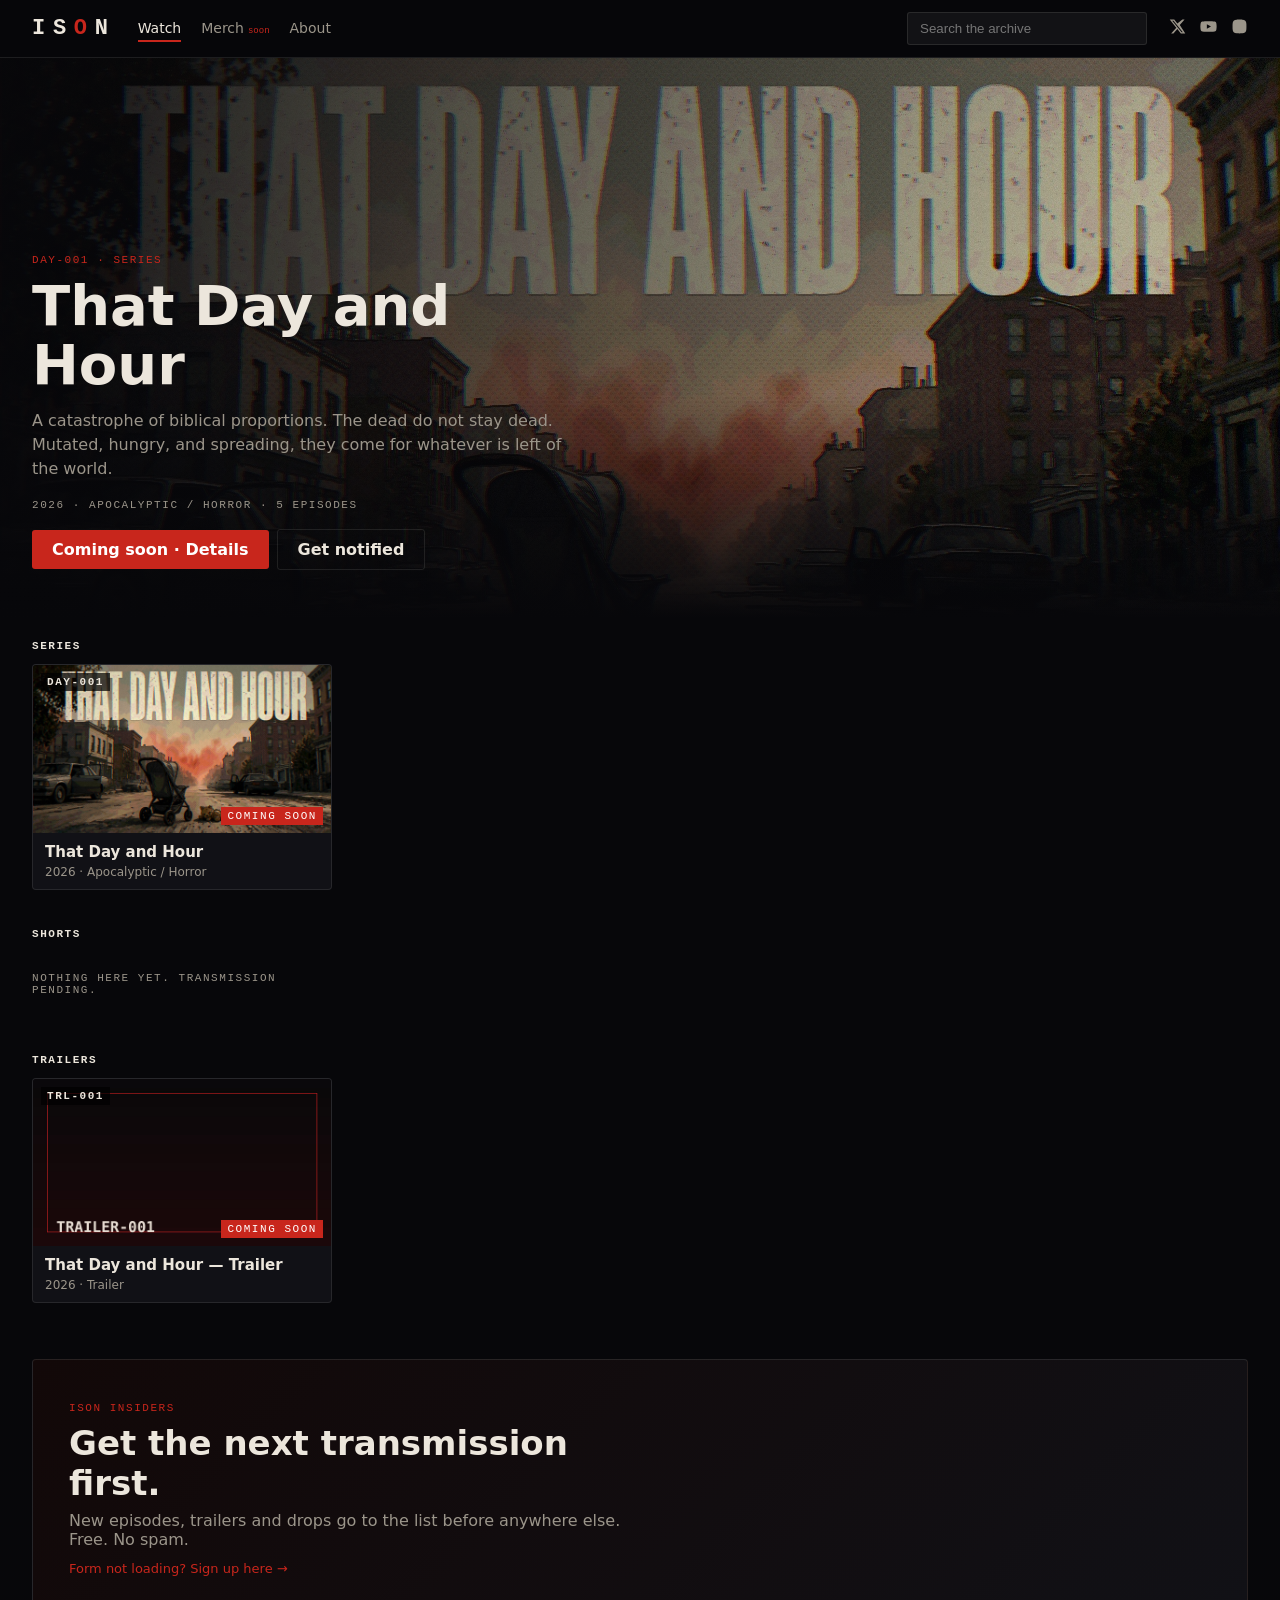
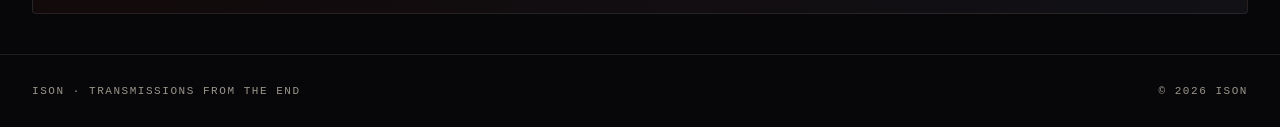
<file: index.html>
<!doctype html><html lang="en"><head><meta charset="utf-8"><meta name="viewport" content="width=device-width,initial-scale=1"><title>ISON — Watch</title><meta name="description" content="Cinematic AI horror and apocalyptic short films by Ison."><link rel="stylesheet" href="style.css"></head><body><header class="top">
  <a class="word" href="index.html" aria-label="ISON home">IS<span>O</span>N</a>
  <nav><a href="index.html" class="on">Watch</a><a href="#" aria-disabled="true" title="Coming soon">Merch<small>soon</small></a><a href="about.html">About</a></nav>
  <div class="sp"></div>
  <label class="search"><span class="mono" style="position:absolute;left:-9999px">Search</span><input id="q" type="search" placeholder="Search the archive"></label>
  <div class="soc">
    <a href="https://x.com/isonaleksandr" aria-label="X" target="_blank" rel="noopener"><svg viewBox="0 0 24 24"><path d="M18.9 2H22l-6.8 7.8L23 22h-6.3l-4.9-6.4L6.2 22H3l7.3-8.4L1 2h6.4l4.4 5.8L18.9 2zm-1.1 18h1.7L6.3 3.9H4.5L17.8 20z"/></svg></a>
    <a href="#" aria-label="YouTube"><svg viewBox="0 0 24 24"><path d="M23 7.2a3 3 0 0 0-2.1-2.1C19 4.6 12 4.6 12 4.6s-7 0-8.9.5A3 3 0 0 0 1 7.2 31 31 0 0 0 .5 12a31 31 0 0 0 .5 4.8 3 3 0 0 0 2.1 2.1c1.9.5 8.9.5 8.9.5s7 0 8.9-.5a3 3 0 0 0 2.1-2.1 31 31 0 0 0 .5-4.8 31 31 0 0 0-.5-4.8zM9.7 15.1V8.9L15.5 12l-5.8 3.1z"/></svg></a>
    <a href="#" aria-label="Instagram"><svg viewBox="0 0 24 24"><path d="M12 7a5 5 0 1 0 0 10 5 5 0 0 0 0-10zm0 8.2a3.2 3.2 0 1 1 0-6.4 3.2 3.2 0 0 1 0 6.4zM17.3 5.5a1.2 1.2 0 1 0 0 2.4 1.2 1.2 0 0 0 0-2.4zM12 2.2c-2.7 0-3 0-4 .1C4.4 2.4 2.4 4.4 2.3 8c-.1 1-.1 1.3-.1 4s0 3 .1 4c.1 3.6 2.1 5.6 5.7 5.7 1 .1 1.3.1 4 .1s3 0 4-.1c3.6-.1 5.6-2.1 5.7-5.7.1-1 .1-1.3.1-4s0-3-.1-4c-.1-3.6-2.1-5.6-5.7-5.7-1-.1-1.3-.1-4-.1z"/></svg></a>
  </div>
</header>

<main>
<section class="bill" id="bill" aria-live="polite"><div>
  <span class="mono case" id="bcase"></span>
  <h1 id="btitle"></h1><p id="bsyn"></p>
  <span class="mono" id="bmeta" style="color:var(--dim);display:block;margin-bottom:18px"></span>
  <button class="btn red" id="bplay">&#9654; Play</button><a class="btn ghost" href="#insiders">Get notified</a>
</div></section>
<section class="player" id="player" aria-label="Player">
  <div class="ptitle"><h2 id="ptitle"></h2><button class="mono" id="pclose">Close &times;</button></div>
  <div><div class="screen" id="screen"></div><p class="note" id="pnote"></p></div>
  <ul class="eps" id="eps"></ul>
</section>
<div id="rows"></div>
<section class="insiders" id="insiders">
  <div><span class="mono case">Ison Insiders</span><h2>Get the next transmission first.</h2><p>New episodes, trailers and drops go to the list before anywhere else. Free. No spam.</p>
  <a class="fallback" href="https://preview.mailerlite.io/forms/2755280/202745144585226076/share" target="_blank" rel="noopener">Form not loading? Sign up here &rarr;</a></div>
  <div class="ml-embedded" data-form="Ff3SJx"></div>
</section>
</main><footer><span class="mono">ISON &middot; Transmissions from the end</span><span class="mono">&copy; 2026 Ison</span></footer>
<script src="catalog.js"></script><script src="app.js"></script>
<!-- MailerLite Universal -->
<script>
(function(w,d,e,u,f,l,n){w[f]=w[f]||function(){(w[f].q=w[f].q||[]).push(arguments);},l=d.createElement(e),l.async=1,l.src=u,n=d.getElementsByTagName(e)[0],n.parentNode.insertBefore(l,n);})(window,document,'script','https://assets.mailerlite.com/js/universal.js','ml');
ml('account', '2755280');
</script>
<!-- End MailerLite Universal -->
</body></html>
</file>
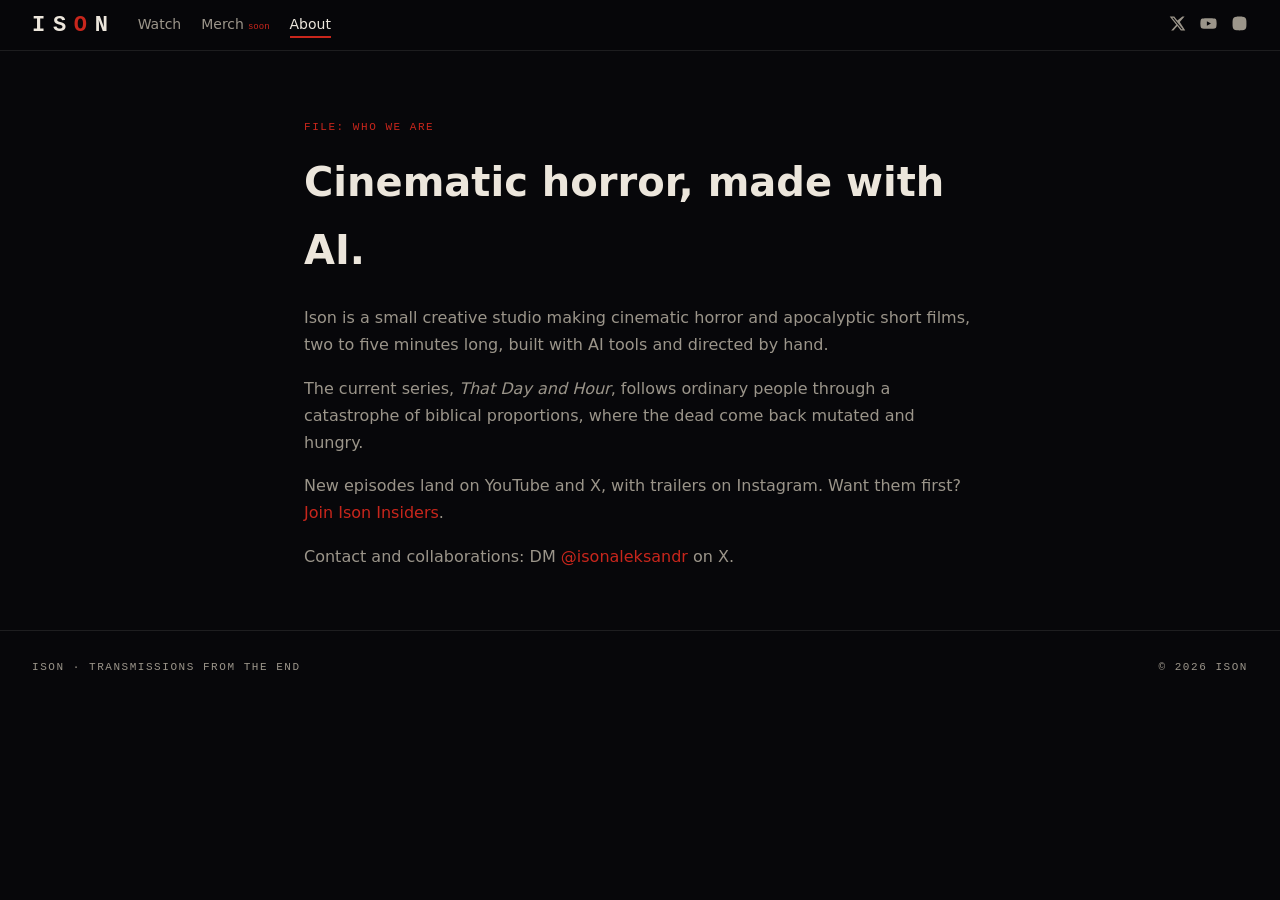
<file: about.html>
<!doctype html><html lang="en"><head><meta charset="utf-8"><meta name="viewport" content="width=device-width,initial-scale=1"><title>ISON — About</title><meta name="description" content="Cinematic AI horror and apocalyptic short films by Ison."><link rel="stylesheet" href="style.css"></head><body><header class="top">
  <a class="word" href="index.html" aria-label="ISON home">IS<span>O</span>N</a>
  <nav><a href="index.html">Watch</a><a href="#" aria-disabled="true" title="Coming soon">Merch<small>soon</small></a><a href="about.html" class="on">About</a></nav>
  <div class="sp"></div>
  
  <div class="soc">
    <a href="https://x.com/isonaleksandr" aria-label="X" target="_blank" rel="noopener"><svg viewBox="0 0 24 24"><path d="M18.9 2H22l-6.8 7.8L23 22h-6.3l-4.9-6.4L6.2 22H3l7.3-8.4L1 2h6.4l4.4 5.8L18.9 2zm-1.1 18h1.7L6.3 3.9H4.5L17.8 20z"/></svg></a>
    <a href="#" aria-label="YouTube"><svg viewBox="0 0 24 24"><path d="M23 7.2a3 3 0 0 0-2.1-2.1C19 4.6 12 4.6 12 4.6s-7 0-8.9.5A3 3 0 0 0 1 7.2 31 31 0 0 0 .5 12a31 31 0 0 0 .5 4.8 3 3 0 0 0 2.1 2.1c1.9.5 8.9.5 8.9.5s7 0 8.9-.5a3 3 0 0 0 2.1-2.1 31 31 0 0 0 .5-4.8 31 31 0 0 0-.5-4.8zM9.7 15.1V8.9L15.5 12l-5.8 3.1z"/></svg></a>
    <a href="#" aria-label="Instagram"><svg viewBox="0 0 24 24"><path d="M12 7a5 5 0 1 0 0 10 5 5 0 0 0 0-10zm0 8.2a3.2 3.2 0 1 1 0-6.4 3.2 3.2 0 0 1 0 6.4zM17.3 5.5a1.2 1.2 0 1 0 0 2.4 1.2 1.2 0 0 0 0-2.4zM12 2.2c-2.7 0-3 0-4 .1C4.4 2.4 2.4 4.4 2.3 8c-.1 1-.1 1.3-.1 4s0 3 .1 4c.1 3.6 2.1 5.6 5.7 5.7 1 .1 1.3.1 4 .1s3 0 4-.1c3.6-.1 5.6-2.1 5.7-5.7.1-1 .1-1.3.1-4s0-3-.1-4c-.1-3.6-2.1-5.6-5.7-5.7-1-.1-1.3-.1-4-.1z"/></svg></a>
  </div>
</header>

<main class="page"><span class="mono case">File: who we are</span><h1>Cinematic horror, made with AI.</h1>
<p>Ison is a small creative studio making cinematic horror and apocalyptic short films, two to five minutes long, built with AI tools and directed by hand.</p>
<p>The current series, <em>That Day and Hour</em>, follows ordinary people through a catastrophe of biblical proportions, where the dead come back mutated and hungry.</p>
<p>New episodes land on YouTube and X, with trailers on Instagram. Want them first? <a href="index.html#insiders" style="color:var(--red)">Join Ison Insiders</a>.</p>
<p>Contact and collaborations: DM <a href="https://x.com/isonaleksandr" style="color:var(--red)">@isonaleksandr</a> on X.</p></main><footer><span class="mono">ISON &middot; Transmissions from the end</span><span class="mono">&copy; 2026 Ison</span></footer></body></html>
</file>
<file: style.css>
:root{--bg:#07070a;--panel:#111116;--red:#c8261c;--txt:#ece6dc;--dim:#9b958a;--line:rgba(236,230,220,.1);--mono:"Courier New",ui-monospace,Menlo,monospace;--sans:system-ui,-apple-system,"Segoe UI",Roboto,sans-serif}
*{box-sizing:border-box;margin:0;padding:0}
body{background:var(--bg);color:var(--txt);font-family:var(--sans);min-height:100vh}
a{color:inherit;text-decoration:none}button{font:inherit;color:inherit;background:none;border:0;cursor:pointer}
.mono{font-family:var(--mono);text-transform:uppercase;letter-spacing:.14em;font-size:11px}
.top{position:sticky;top:0;z-index:20;display:flex;align-items:center;gap:22px;padding:12px 32px;background:rgba(7,7,10,.92);border-bottom:1px solid var(--line);backdrop-filter:blur(6px);flex-wrap:wrap}
.word{font-family:var(--mono);font-weight:700;font-size:22px;letter-spacing:.35em;color:var(--txt)}.word span{color:var(--red)}
nav{display:flex;gap:20px;font-size:14px}nav a{color:var(--dim);padding:4px 0;border-bottom:2px solid transparent}nav a.on,nav a:hover{color:var(--txt)}nav a.on{border-color:var(--red)}
nav small{font-family:var(--mono);font-size:9px;color:var(--red);margin-left:4px}
.sp{flex:1}
.search input{background:rgba(255,255,255,.05);border:1px solid var(--line);color:var(--txt);padding:8px 12px;border-radius:3px;width:min(240px,40vw)}
.search input:focus{outline:none;border-color:var(--red)}
.soc{display:flex;gap:14px}.soc svg{width:17px;height:17px;fill:var(--dim)}.soc a:hover svg{fill:var(--txt)}
:focus-visible{outline:2px solid var(--red);outline-offset:2px}
.bill{position:relative;min-height:min(62vh,680px);aspect-ratio:16/7;display:flex;align-items:flex-end;padding:48px 32px;background:#000 center top/cover no-repeat;transition:background-image .6s}
.bill:before{content:"";position:absolute;inset:0;background:linear-gradient(90deg,rgba(7,7,10,.95) 0%,rgba(7,7,10,.55) 50%,rgba(7,7,10,.1)),linear-gradient(0deg,var(--bg),transparent 40%)}
.bill>div{position:relative;max-width:560px}
.bill h1{font-size:clamp(30px,5vw,56px);line-height:1.05;margin:10px 0 14px}
.bill p{color:var(--dim);line-height:1.5;margin-bottom:18px}
.case{color:var(--red)}
.btn{display:inline-block;padding:10px 20px;border-radius:3px;font-weight:600;margin-right:8px}
.btn.red{background:var(--red);color:#fff}.btn.ghost{border:1px solid var(--line)}
.row{padding:22px 32px 6px}.row h2{margin-bottom:12px}
.cards{display:grid;grid-auto-flow:column;grid-auto-columns:minmax(240px,300px);gap:14px;overflow-x:auto;padding-bottom:10px}
.card{text-align:left;background:var(--panel);border:1px solid var(--line);border-radius:4px;overflow:hidden;transition:transform .2s,border-color .2s}
.card:hover,.card:focus-visible{transform:translateY(-3px);border-color:var(--red)}
.card .th{aspect-ratio:16/9;background:#000 center/cover;position:relative}
.card .th b{position:absolute;top:8px;left:8px;background:rgba(0,0,0,.7);padding:3px 6px}
.card .th i{position:absolute;bottom:8px;right:8px;font-style:normal;background:var(--red);color:#fff;padding:3px 6px}
.card .meta{padding:10px 12px}.card h3{font-size:15px;margin-bottom:4px}.card p{color:var(--dim);font-size:12px}
.empty{color:var(--dim);padding:20px 0}
.player{display:none;padding:24px 32px}.player.open{display:grid;grid-template-columns:2fr 1fr;gap:20px}
.screen{aspect-ratio:16/9;background:#000;border:1px solid var(--line);display:flex;align-items:center;justify-content:center;text-align:center;background-size:cover;background-position:center;position:relative}
.screen iframe{width:100%;height:100%;border:0}
.soon{background:rgba(0,0,0,.75);padding:22px 28px;border:1px solid var(--red)}
.soon strong{display:block;font-size:22px;margin-top:6px}
.eps{list-style:none;border:1px solid var(--line)}.eps li button{width:100%;text-align:left;padding:12px 14px;border-bottom:1px solid var(--line);display:flex;gap:12px}
.eps li button.on{background:rgba(200,38,28,.15)}.eps li button span:last-child{color:var(--dim);margin-left:auto}
.ptitle{grid-column:1/-1;display:flex;justify-content:space-between;align-items:center}
.ptitle h2{font-size:20px}.note{color:var(--dim);font-size:13px;margin-top:8px}
.insiders{margin:40px 32px;padding:36px;border:1px solid var(--line);background:linear-gradient(135deg,#120808,var(--panel));border-radius:4px;display:grid;grid-template-columns:1fr 1fr;gap:28px;align-items:center}
.insiders h2{font-size:clamp(24px,3vw,34px);margin:8px 0}.insiders p{color:var(--dim)}
.fallback{display:inline-block;margin-top:12px;color:var(--red);font-size:13px}
footer{padding:30px 32px;border-top:1px solid var(--line);color:var(--dim);display:flex;justify-content:space-between;flex-wrap:wrap;gap:10px}
.page{max-width:720px;margin:60px auto;padding:0 24px;line-height:1.7}.page h1{font-size:40px;margin:10px 0 20px}.page p{color:var(--dim);margin-bottom:16px}
@media (max-width:760px){.top{padding:10px 16px;gap:12px}.search{order:5;width:100%}.search input{width:100%}.bill{aspect-ratio:auto;min-height:56vh;padding:28px 16px}.row,.player{padding-left:16px;padding-right:16px}.player.open{grid-template-columns:1fr}.cards{grid-auto-columns:78%}.insiders{grid-template-columns:1fr;margin:28px 16px;padding:22px}footer{padding:22px 16px}}
@media (prefers-reduced-motion:reduce){*{transition:none!important;animation:none!important;scroll-behavior:auto!important}}
</file>
